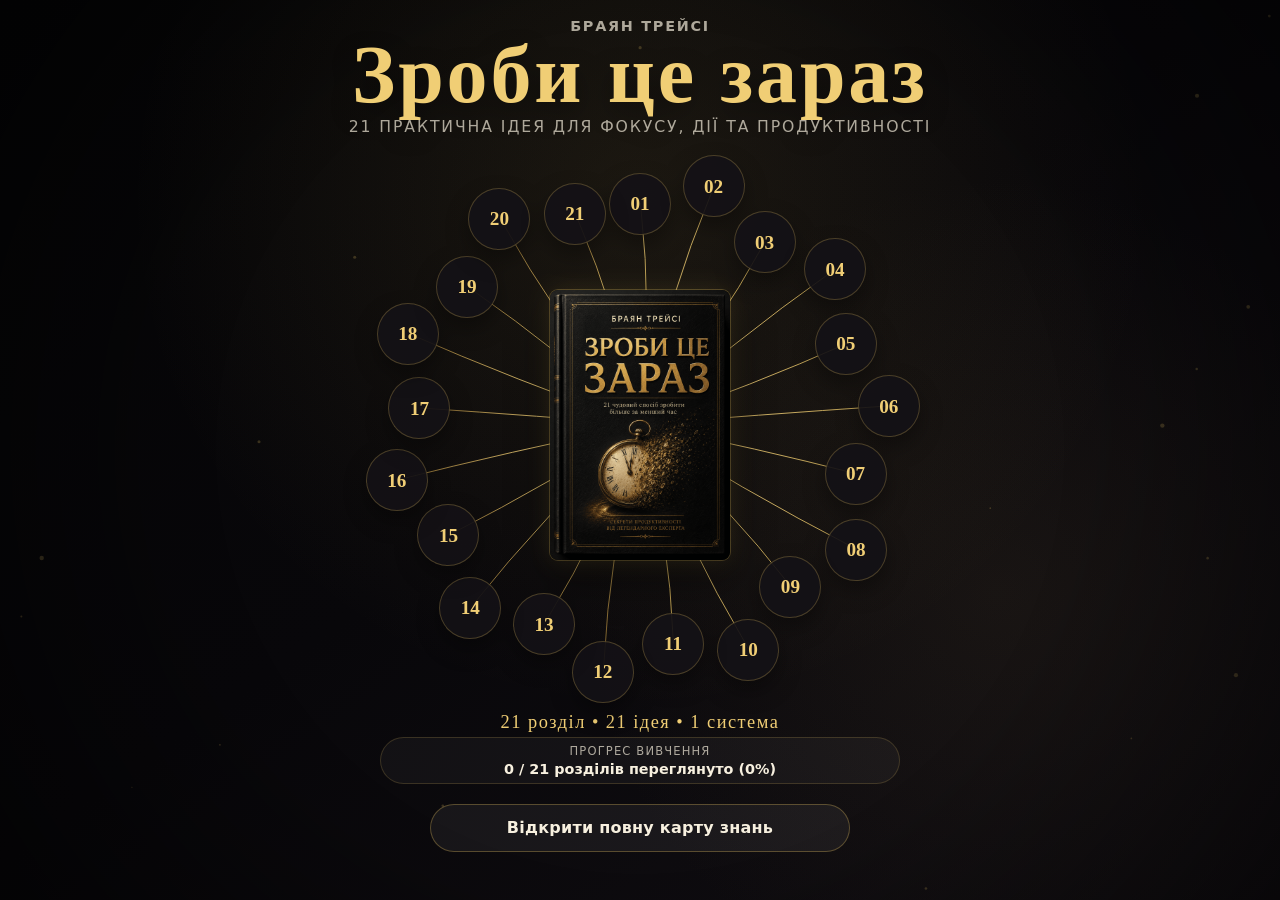
<file: index.html>
<!doctype html>
<html lang="uk">
  <head>
    <meta charset="utf-8" />
    <meta name="viewport" content="width=device-width, initial-scale=1" />
    <title>Зроби це зараз | Карта знань</title>
    <meta
      name="description"
      content="Швидка сучасна інтерактивна карта знань за книгою Браяна Трейсі «Зроби це зараз»."
    />
    <link rel="stylesheet" href="css/style.css" />
  </head>
  <body>
    <main class="app" aria-label="Інтерактивна карта знань книги Зроби це зараз">
      <canvas class="particles" id="particles" aria-hidden="true"></canvas>

      <header class="hero">
        <p class="eyebrow">Браян Трейсі</p>
        <h1>Зроби це зараз</h1>
        <p class="tagline">21 практична ідея для фокусу, дії та продуктивності</p>
      </header>

      <section class="map-stage" aria-label="Карта розділів">
        <svg class="connection-svg" id="connectionSvg" viewBox="0 0 1000 1000" aria-hidden="true"></svg>

        <button class="book-core" id="bookButton" type="button" aria-label="Відкрити інформацію про книгу">
          <img src="images/book-cover.png" alt="Обкладинка книги «Зроби це зараз»" />
        </button>

        <div class="nodes-layer" id="nodesLayer" aria-label="Розділи книги"></div>
      </section>

      <section class="book-strip" aria-label="Підсумок карти знань">
        <p>21 розділ • 21 ідея • 1 система</p>
        <div class="progress-card" aria-live="polite">
          <span>Прогрес вивчення</span>
          <strong id="progressText">0 / 21 розділів переглянуто (0%)</strong>
        </div>
      </section>

      <nav class="knowledge-cta" aria-label="Повна карта знань">
        <!-- Replace link with your final mind map page -->
        <a class="map-link" href="./mindmap.html">Відкрити повну карту знань</a>
      </nav>

      <section class="chapter-modal" id="chapterModal" role="dialog" aria-modal="true" aria-labelledby="chapterTitle" hidden>
        <button class="modal-scrim" type="button" aria-label="Закрити розділ" data-close-chapter></button>
        <article class="chapter-dialog">
          <div class="chapter-topline chapter-modal-header">
            <span class="chapter-badge" id="chapterNumber">✦ Розділ 01</span>
            <span class="participant-label" id="participantName">Ім'я учасника 1</span>
            <button class="close-button" type="button" aria-label="Закрити розділ" data-close-chapter>×</button>
          </div>
          <h2 id="chapterTitle">Назва розділу</h2>
          <div class="gold-divider" aria-hidden="true"></div>

          <section class="chapter-section" aria-labelledby="summaryHeading">
            <h3 id="summaryHeading">Короткий зміст</h3>
            <p id="chapterSummary"></p>
          </section>

          <section class="chapter-section insight-section" aria-labelledby="ideaHeading">
            <h3 id="ideaHeading">Головна ідея</h3>
            <p id="chapterIdea"></p>
          </section>

          <section class="chapter-section quote-section" aria-labelledby="quoteHeading">
            <h3 id="quoteHeading">Ключова цитата</h3>
            <blockquote id="chapterQuote"></blockquote>
          </section>

          <div class="chapter-player" aria-label="Аудіоплеєр розділу">
            <button class="chapter-play" id="chapterPlayButton" type="button" aria-label="Увімкнути або поставити на паузу аудіо розділу">
              <span id="chapterPlayIcon">▶</span>
            </button>
            <div class="chapter-progress-wrap">
              <div class="chapter-time">
                <span id="chapterCurrent">0:00</span>
                <span id="chapterDuration">0:00</span>
              </div>
              <input id="chapterProgress" type="range" min="0" max="100" value="0" aria-label="Прогрес аудіо розділу" />
            </div>
          </div>
        </article>
      </section>

      <section class="book-modal" id="bookModal" role="dialog" aria-modal="true" aria-labelledby="bookModalTitle" hidden>
        <button class="modal-scrim" type="button" aria-label="Закрити інформацію про книгу" data-close-book></button>
        <article class="book-dialog">
          <button class="close-button" type="button" aria-label="Закрити інформацію про книгу" data-close-book>×</button>
          <div class="book-page book-cover-page">
            <img src="images/book-cover.png" alt="Обкладинка книги «Зроби це зараз»" />
          </div>
          <div class="book-page">
            <p class="page-label">Книга</p>
            <h2 id="bookModalTitle">Зроби це зараз</h2>
            <p class="book-author">Браян Трейсі</p>
            <p>
              Практичний посібник про те, як визначати найважливіші задачі, починати без зволікань
              і будувати щоденну систему продуктивності.
            </p>
            <p class="page-label">Що ви дізнаєтесь</p>
            <p>
              Центральна думка книги: спочатку виконуйте найважчу й найціннішу справу,
              бо саме вона найбільше впливає на результат.
            </p>
            <p class="page-label">Подорож через 21 розділ</p>
            <p>
              Кожен розділ відкривається через інтерактивну карту. Натисніть на номер розділу,
              щоб побачити короткий зміст, головну ідею та ключову цитату.
            </p>
          </div>
        </article>
      </section>

      <audio id="chapterAudio" preload="metadata"></audio>
    </main>

    <script src="js/script.js"></script>
  </body>
</html>
</file>
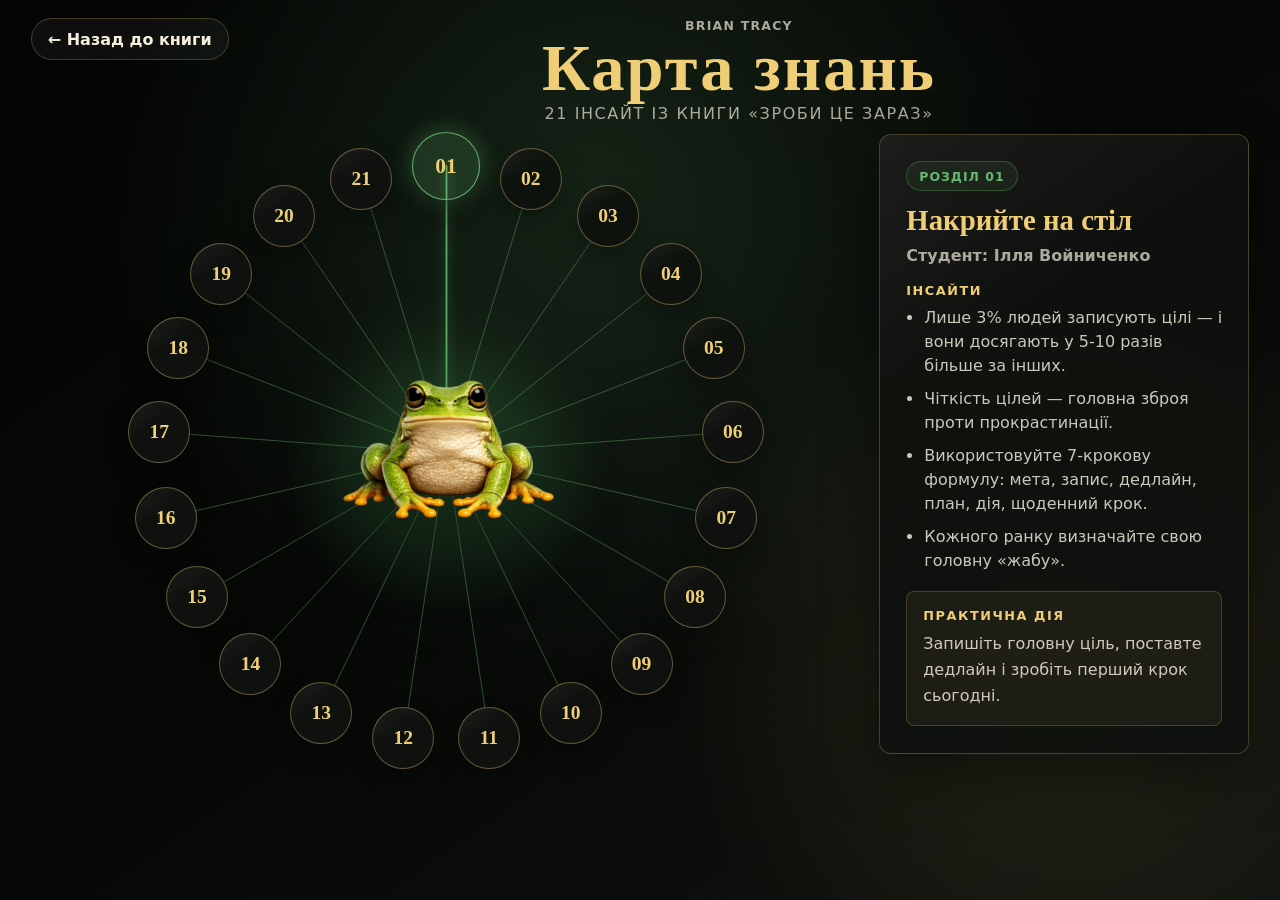
<file: mindmap.html>
<!doctype html>
<html lang="uk">
  <head>
    <meta charset="utf-8" />
    <meta name="viewport" content="width=device-width, initial-scale=1" />
    <title>Карта знань | Зроби це зараз</title>
    <meta name="description" content="Повна інтерактивна mind map за книгою Браяна Трейсі «Зроби це зараз»." />
    <link rel="stylesheet" href="css/mindmap.css" />
  </head>
  <body class="knowledge-page">
    <main class="knowledge-shell" aria-label="Повна карта знань книги Зроби це зараз">
      <header class="knowledge-header">
        <a class="knowledge-back" href="./index.html">← Назад до книги</a>
        <div class="knowledge-title-group">
          <p class="knowledge-eyebrow">Brian Tracy</p>
          <h1 class="knowledge-title">Карта знань</h1>
          <p class="knowledge-subtitle">21 інсайт із книги «Зроби це зараз»</p>
        </div>
      </header>

      <section class="frog-map-layout" aria-label="Інтерактивна карта розділів">
        <div class="frog-map-stage" id="knowledge-map">
          <svg class="frog-map-lines" id="frogMapLines" viewBox="0 0 1000 1000" aria-hidden="true"></svg>

          <div class="frog-map-center" aria-label="Центральний символ карти">
            <span class="frog-map-aura" aria-hidden="true"></span>
            <img src="images/frog.png" alt="Жаба — символ головної задачі" />
          </div>

          <div class="frog-map-nodes" id="frogMapNodes" aria-label="Розділи книги"></div>
        </div>

        <aside class="knowledge-panel" id="knowledgePanel" aria-live="polite">
          <p class="knowledge-panel-kicker" id="knowledgePanelNumber">Розділ 01</p>
          <h2 class="knowledge-panel-title" id="knowledgePanelTitle">Накрийте на стіл</h2>
          <p class="knowledge-panel-student" id="knowledgePanelStudent">Студент: Ілля Войніченко</p>

          <div class="knowledge-panel-block">
            <h3>Інсайти</h3>
            <ul class="knowledge-insight-list" id="knowledgePanelInsights"></ul>
          </div>

          <div class="knowledge-panel-block knowledge-panel-action">
            <h3>Практична дія</h3>
            <p id="knowledgePanelAction"></p>
          </div>
          <button class="knowledge-panel-map-button" id="knowledgeBackToMap" type="button">↑ До карти</button>
        </aside>
      </section>
    </main>

    <script src="js/mindmap.js"></script>
  </body>
</html>
</file>
<file: css/style.css>
:root {
  --bg: #08070a;
  --bg-soft: #111015;
  --panel: #151218;
  --panel-2: #1c1820;
  --gold: #d6b45a;
  --gold-strong: #f0ce75;
  --text: #f7f0df;
  --muted: rgba(247, 240, 223, 0.68);
  --line: rgba(214, 180, 90, 0.62);
  --border: rgba(214, 180, 90, 0.28);
  --focus: #f0ce75;
  --radius: 10px;
  --ease: cubic-bezier(0.22, 1, 0.36, 1);
}

* {
  box-sizing: border-box;
}

html {
  min-height: 100%;
  color-scheme: dark;
}

body {
  min-height: 100%;
  margin: 0;
  overflow-x: hidden;
  color: var(--text);
  background:
    radial-gradient(circle at 50% 22%, rgba(214, 180, 90, 0.1), transparent 32rem),
    radial-gradient(circle at 78% 66%, rgba(88, 72, 44, 0.16), transparent 26rem),
    linear-gradient(145deg, #050506 0%, var(--bg) 48%, #120f13 100%);
  font-family: Inter, ui-sans-serif, system-ui, -apple-system, BlinkMacSystemFont, "Segoe UI", sans-serif;
}

button,
input {
  font: inherit;
}

button,
a {
  -webkit-tap-highlight-color: transparent;
}

button {
  cursor: pointer;
}

button:focus-visible,
a:focus-visible,
input:focus-visible {
  outline: 2px solid var(--focus);
  outline-offset: 4px;
}

.app {
  position: relative;
  min-height: 100vh;
  padding: clamp(12px, 2vh, 24px) 16px clamp(14px, 2vh, 24px);
  isolation: isolate;
  overflow: hidden;
}

.app::after {
  position: fixed;
  inset: 0;
  z-index: -1;
  pointer-events: none;
  content: "";
  background: radial-gradient(circle at center, transparent 54%, rgba(0, 0, 0, 0.5) 100%);
}

.particles {
  position: fixed;
  inset: 0;
  z-index: -2;
  pointer-events: none;
}

.hero {
  width: min(920px, 100%);
  margin: 0 auto;
  text-align: center;
}

.eyebrow,
.tagline {
  margin: 0;
  color: var(--muted);
  letter-spacing: 0.12em;
  text-transform: uppercase;
}

.eyebrow {
  font-size: clamp(0.76rem, 1.2vw, 0.9rem);
  font-weight: 700;
}

.tagline {
  font-size: clamp(0.78rem, 1.4vw, 0.98rem);
}

.hero h1 {
  margin: 2px 0 4px;
  color: var(--gold-strong);
  font-family: Georgia, "Times New Roman", serif;
  font-size: clamp(2.1rem, 6.4vw, 5.7rem);
  line-height: 0.94;
  letter-spacing: 0.035em;
  text-shadow: 0 10px 26px rgba(0, 0, 0, 0.38);
}

.map-stage {
  position: relative;
  width: min(var(--stage-size, 63vh), 670px, 90vw);
  aspect-ratio: 1;
  margin: clamp(2px, 0.6vh, 8px) auto 0;
  contain: layout;
}

.connection-svg,
.nodes-layer {
  position: absolute;
  inset: 0;
}

.connection-svg {
  width: 100%;
  height: 100%;
  overflow: visible;
}

.connection-svg path {
  fill: none;
  stroke: url("#goldLine");
  stroke-width: 1.45;
  stroke-linecap: round;
}

.book-core {
  position: absolute;
  left: 50%;
  top: 50%;
  z-index: 2;
  width: clamp(128px, var(--book-size, 20vh), 238px);
  min-width: 128px;
  padding: 0;
  border: 0;
  background: transparent;
  transform: translate(-50%, -50%);
  animation: bookFloat 6s ease-in-out infinite;
  touch-action: manipulation;
  transition: transform 0.36s var(--ease), filter 0.36s var(--ease);
}

.book-core img {
  display: block;
  width: 100%;
  border-radius: 8px;
  box-shadow: 0 0 25px rgba(214, 180, 90, 0.15), 0 18px 44px rgba(0, 0, 0, 0.48), 0 0 0 1px rgba(214, 180, 90, 0.32);
}

.book-core:hover img,
.book-core:focus-visible img {
  box-shadow: 0 20px 48px rgba(0, 0, 0, 0.54), 0 0 0 1px rgba(240, 206, 117, 0.62);
}

.book-core:hover,
.book-core:focus-visible {
  transform: translate(-50%, calc(-50% - 5px)) scale(1.02);
  filter: drop-shadow(0 0 18px rgba(240, 206, 117, 0.18));
}

.chapter-node {
  position: absolute;
  z-index: 3;
  width: var(--node-size, 62px);
  height: var(--node-size, 62px);
  border: 1px solid var(--border);
  border-radius: 50%;
  color: var(--gold-strong);
  background: rgba(20, 18, 22, 0.92);
  box-shadow: 0 10px 22px rgba(0, 0, 0, 0.34);
  opacity: 0;
  transform: translate(-50%, -50%) scale(0.72);
  transition: opacity 0.32s var(--ease), transform 0.32s var(--ease), border-color 0.2s ease, background 0.2s ease;
  touch-action: manipulation;
}

.chapter-node .node-label,
.chapter-node .node-tooltip {
  position: absolute;
  pointer-events: none;
}

.chapter-node .node-label {
  display: none;
  left: 50%;
  top: calc(100% + 4px);
  width: 76px;
  color: rgba(247, 240, 223, 0.78);
  font-size: 0.62rem;
  line-height: 1.15;
  text-align: center;
  transform: translateX(-50%);
}

.chapter-node .node-tooltip {
  left: 50%;
  bottom: calc(100% + 10px);
  min-width: 170px;
  padding: 10px 12px;
  border: 1px solid rgba(214, 180, 90, 0.24);
  border-radius: 8px;
  color: var(--text);
  background: rgba(20, 18, 22, 0.98);
  box-shadow: 0 14px 30px rgba(0, 0, 0, 0.36);
  opacity: 0;
  transform: translate(-50%, 6px);
  transition: opacity 0.18s ease, transform 0.18s ease;
}

.chapter-node .node-tooltip span {
  display: block;
  color: var(--gold-strong);
  font-size: 0.78rem;
  font-weight: 800;
  letter-spacing: 0.08em;
  margin-bottom: 4px;
}

.chapter-node .node-tooltip em {
  display: block;
  font-style: normal;
  font-size: 0.84rem;
  line-height: 1.3;
}

.chapter-node:hover .node-tooltip,
.chapter-node:focus-visible .node-tooltip {
  opacity: 1;
  transform: translate(-50%, 0);
}

.chapter-node.is-visible {
  opacity: 1;
  transform: translate(-50%, -50%) scale(1);
}

.chapter-node strong {
  display: block;
  font-family: Georgia, "Times New Roman", serif;
  font-size: clamp(0.95rem, 1.6vw, 1.2rem);
  line-height: 1;
  display: flex;
  align-items: center;
  justify-content: center;
}

.chapter-node:hover,
.chapter-node:focus-visible {
  border-color: rgba(240, 206, 117, 0.74);
  background: #211c22;
  transform: translate(-50%, -50%) scale(1.06);
}

.knowledge-cta {
  width: min(420px, 92vw);
  margin: clamp(16px, 2.2vh, 24px) auto 0;
}

.book-strip {
  width: min(520px, 94vw);
  margin: clamp(2px, 0.4vh, 5px) auto 0;
  text-align: center;
}

.book-strip p {
  margin: 0 0 4px;
  color: var(--gold-strong);
  font-family: Georgia, "Times New Roman", serif;
  font-size: clamp(0.92rem, 2vw, 1.15rem);
  letter-spacing: 0.08em;
}

.progress-card {
  display: grid;
  gap: 3px;
  justify-items: center;
  padding: 6px 14px;
  border: 1px solid rgba(214, 180, 90, 0.2);
  border-radius: 999px;
  background: rgba(255, 255, 255, 0.04);
}

.progress-card span {
  color: var(--muted);
  font-size: 0.72rem;
  letter-spacing: 0.1em;
  text-transform: uppercase;
}

.progress-card strong {
  color: var(--text);
  font-size: 0.9rem;
}

.map-link {
  display: flex;
  min-height: 48px;
  align-items: center;
  justify-content: center;
  border: 1px solid rgba(214, 180, 90, 0.34);
  border-radius: 999px;
  color: var(--text);
  background: rgba(255, 255, 255, 0.055);
  text-decoration: none;
  font-weight: 800;
  letter-spacing: 0.015em;
  transition: transform 0.32s var(--ease), background 0.32s ease, border-color 0.32s ease, box-shadow 0.32s ease;
}

.map-link:hover,
.map-link:focus-visible {
  border-color: rgba(240, 206, 117, 0.58);
  background: rgba(214, 180, 90, 0.1);
  box-shadow: 0 0 22px rgba(240, 206, 117, 0.16);
  transform: translateY(-2px);
}


.chapter-node.viewed {
  border-color: rgba(240, 206, 117, 0.82);
  background: rgba(214, 180, 90, 0.16);
}

.chapter-modal,
.book-modal {
  position: fixed;
  inset: 0;
  z-index: 10;
  display: grid;
  place-items: center;
  padding: 0;
}

.chapter-modal[hidden],
.book-modal[hidden] {
  display: none;
}

.modal-scrim {
  position: absolute;
  inset: 0;
  border: 0;
  background: rgba(0, 0, 0, 0.64);
}

.chapter-dialog,
.book-dialog {
  position: relative;
  z-index: 1;
  width: min(92vw, 685px);
  max-height: min(88vh, 780px);
  max-height: min(88dvh, 780px);
  overflow-y: auto;
  border: 1px solid var(--border);
  border-radius: var(--radius);
  background: rgba(20, 18, 24, 0.98);
  box-shadow: 0 28px 70px rgba(0, 0, 0, 0.56);
  animation: modalIn 0.24s var(--ease) both;
}

.chapter-dialog {
  padding: clamp(18px, 4.4vw, 34px);
}

.chapter-topline {
  display: flex;
  justify-content: space-between;
  gap: 14px;
  padding-right: 78px;
  font-size: 0.78rem;
  font-weight: 800;
  letter-spacing: 0.1em;
  text-transform: uppercase;
}

.chapter-badge {
  display: inline-flex;
  align-items: center;
  min-height: 32px;
  padding: 0 12px;
  border: 1px solid rgba(214, 180, 90, 0.34);
  border-radius: 999px;
  color: #16120a;
  background: linear-gradient(135deg, #d6b45a, #f0ce75);
}

.participant-label {
  align-self: center;
  max-width: 100%;
  color: var(--muted);
}

.chapter-dialog h2 {
  margin: 18px 42px 12px 0;
  color: var(--gold-strong);
  font-family: Georgia, "Times New Roman", serif;
  max-width: 100%;
  overflow-wrap: break-word;
  word-break: normal;
  hyphens: auto;
  font-size: clamp(1.42rem, 3vw, 2.28rem);
  line-height: 1.12;
  letter-spacing: 0.01em;
}

.gold-divider {
  width: min(220px, 58%);
  height: 1px;
  margin-bottom: 24px;
  background: linear-gradient(90deg, var(--gold-strong), transparent);
}

.chapter-section {
  margin-top: 20px;
}

.chapter-section h3 {
  margin: 0 0 8px;
  color: var(--gold-strong);
  font-size: 0.78rem;
  letter-spacing: 0.12em;
}

.chapter-section p,
.chapter-section blockquote {
  margin: 0;
  color: rgba(247, 240, 223, 0.84);
  line-height: 1.65;
}

.insight-section {
  padding: 16px;
  border: 1px solid rgba(214, 180, 90, 0.22);
  border-radius: 8px;
  background: rgba(214, 180, 90, 0.08);
}

.insight-section h3::before {
  content: "!";
  display: inline-grid;
  width: 18px;
  height: 18px;
  margin-right: 8px;
  place-items: center;
  border-radius: 50%;
  color: #151218;
  background: var(--gold-strong);
  font-size: 0.72rem;
}

.quote-section {
  padding: 16px;
  border: 1px solid rgba(214, 180, 90, 0.24);
  border-radius: 8px;
  background: rgba(255, 255, 255, 0.045);
}

.quote-section blockquote {
  padding-left: 0;
  border-left: 0;
  font-style: italic;
}

.chapter-player {
  width: 100%;
  max-width: 100%;
  display: grid;
  grid-template-columns: auto minmax(0, 1fr);
  gap: 14px;
  align-items: center;
  margin-top: 26px;
  padding: 14px;
  border: 1px solid rgba(214, 180, 90, 0.22);
  border-radius: 8px;
  background: rgba(255, 255, 255, 0.035);
}

.chapter-progress-wrap {
  min-width: 0;
}

.chapter-play {
  width: 44px;
  height: 44px;
  border: 1px solid rgba(240, 206, 117, 0.56);
  border-radius: 50%;
  color: #141216;
  background: var(--gold-strong);
  font-weight: 900;
}

.chapter-time {
  display: flex;
  justify-content: space-between;
  margin-bottom: 6px;
  color: var(--muted);
  font-size: 0.86rem;
}

input[type="range"] {
  width: 100%;
  accent-color: var(--gold-strong);
}

.close-button {
  position: absolute;
  top: 14px;
  right: 14px;
  width: 40px;
  height: 40px;
  border: 1px solid rgba(247, 240, 223, 0.2);
  border-radius: 50%;
  color: var(--text);
  background: rgba(255, 255, 255, 0.06);
  font-size: 1.5rem;
  line-height: 1;
  display: flex;
  align-items: center;
  justify-content: center;
}

.close-button:hover,
.close-button:focus-visible {
  background: rgba(255, 255, 255, 0.12);
}

.chapter-dialog .close-button:hover,
.chapter-dialog .close-button:focus-visible {
  color: var(--gold-strong);
  border-color: rgba(240, 206, 117, 0.74);
  background: rgba(214, 180, 90, 0.12);
}

.book-dialog .close-button:hover,
.book-dialog .close-button:focus-visible {
  color: var(--text);
  border-color: rgba(247, 240, 223, 0.36);
  background: #211b19;
}

.book-dialog {
  width: min(88vw, 835px);
  display: grid;
  grid-template-columns: minmax(230px, 0.75fr) 1.25fr;
}

.book-page {
  min-height: 420px;
  padding: clamp(24px, 4.2vw, 46px);
  color: #21170b;
  background: linear-gradient(145deg, #f4e3bd, #caa55f);
}

.book-cover-page {
  display: grid;
  place-items: center;
  background:
    radial-gradient(circle at 50% 46%, rgba(240, 206, 117, 0.14), transparent 46%),
    linear-gradient(145deg, #121015, #211b19);
}

.book-cover-page img {
  width: min(270px, 90%);
  border-radius: 8px;
  box-shadow: 0 24px 48px rgba(0, 0, 0, 0.5), 0 0 38px rgba(214, 180, 90, 0.22);
  transform: translateY(-24px);
}

.book-page + .book-page {
  border-left: 1px solid rgba(33, 23, 11, 0.22);
}

.page-label,
.book-author {
  margin: 0 0 10px;
  color: #7a5518;
  font-weight: 800;
  letter-spacing: 0.1em;
  text-transform: uppercase;
}

.book-page h2 {
  margin: 0 0 12px;
  font-family: Georgia, "Times New Roman", serif;
  max-width: 100%;
  overflow-wrap: break-word;
  word-break: normal;
  hyphens: auto;
  font-size: clamp(1.78rem, 3.75vw, 3rem);
  line-height: 1.08;
}

.book-page p {
  margin-top: 0;
  margin-bottom: 12px;
  line-height: 1.54;
}

@keyframes bookFloat {
  0%, 100% {
    margin-top: 0;
  }

  50% {
    margin-top: -8px;
  }
}

@keyframes modalIn {
  from {
    opacity: 0;
    transform: translateY(10px) scale(0.98);
  }

  to {
    opacity: 1;
    transform: translateY(0) scale(1);
  }
}

@media (min-width: 1920px) {
  :root {
    --stage-size: 63vh;
    --book-size: 18.8vh;
    --node-size: clamp(46px, 5.3vh, 56px);
  }
}

@media (max-width: 1024px) {
  :root {
    --stage-size: 61vh;
    --book-size: 18vh;
    --node-size: clamp(44px, 5vh, 54px);
  }
}

@media (max-width: 900px) and (orientation: portrait) {
  .app {
    min-height: 100vh;
    min-height: 100svh;
    display: flex;
    flex-direction: column;
    justify-content: center;
  }
}

@media (max-width: 900px) and (orientation: portrait) and (min-height: 800px) {
  .app {
    padding-top: clamp(20px, 3vh, 40px);
  }
}

@media (max-width: 768px) {
  :root {
    --book-size: clamp(106px, 15.5vh, 150px);
    --node-size: clamp(38px, 4.8vh, 48px);
  }

  .book-core {
    min-width: 0;
  }

  .chapter-dialog {
    width: min(95vw, 560px);
    padding-top: clamp(18px, 4.4vw, 34px);
  }

  .chapter-topline {
    padding-right: 0;
  }

  .chapter-modal-header {
    display: flex;
    align-items: center;
    justify-content: space-between;
    width: 100%;
    gap: 16px;
    margin-bottom: 24px;
  }

  .chapter-modal-header .chapter-badge {
    position: static;
    flex-shrink: 0;
  }

  .participant-label {
    display: none;
  }

  .chapter-dialog h2 {
    margin-right: 28px;
    font-size: clamp(32px, 7vw, 48px);
    line-height: 1.06;
  }

  .close-button {
    top: 12px;
    right: 12px;
    width: 36px;
    height: 36px;
    font-size: 1.35rem;
  }

  .chapter-dialog .close-button {
    position: static;
    top: auto;
    right: auto;
    flex: 0 0 auto;
    flex-shrink: 0;
    margin: 0 0 0 auto;
  }

  .book-cover-page img {
    max-height: 280px;
    object-fit: contain;
  }
}

@media (max-width: 600px) {
  :root {
    --stage-size: calc(100vw - 20px);
    --book-size: clamp(74px, 21.5vw, 96px);
    --node-size: clamp(30px, 8.2vw, 36px);
  }

  .app {
    padding-inline: 12px;
  }

  .map-stage {
    width: var(--stage-size);
    margin-top: 18px;
  }

  .chapter-node .node-tooltip {
    display: none;
  }

  .chapter-node .node-label {
    display: none;
    width: 70px;
    font-size: 12px;
  }

  .chapter-node strong {
    font-size: 12px;
  }

  .book-strip {
    margin-top: 18px;
  }

  .chapter-dialog h2 {
    margin-right: 34px;
    font-size: clamp(32px, 7vw, 48px);
    line-height: 1.08;
  }

  .chapter-modal-header {
    display: flex;
  }

  .book-dialog {
    grid-template-columns: 1fr;
  }

  .book-page {
    min-height: auto;
    padding: clamp(18px, 5vw, 28px);
  }

  .book-cover-page {
    padding-block: 10px 4px;
  }

  .book-cover-page img {
    width: min(232px, 78%);
    max-height: 280px;
    object-fit: contain;
    transform: translateY(-10px);
  }

  .book-page + .book-page {
    border-left: 0;
    border-top: 1px solid rgba(33, 23, 11, 0.22);
  }
}

@media (max-width: 420px) {
  .chapter-player {
    grid-template-columns: 1fr;
    gap: 12px;
    padding: 12px;
  }

  .chapter-play {
    justify-self: start;
  }
}

@media (prefers-reduced-motion: reduce) {
  *,
  *::before,
  *::after {
    animation-duration: 0.001ms !important;
    animation-iteration-count: 1 !important;
    transition-duration: 0.001ms !important;
    scroll-behavior: auto !important;
  }
}
</file>
<file: css/mindmap.css>
:root {
  --knowledge-bg: #070907;
  --knowledge-panel: rgba(15, 18, 14, 0.94);
  --knowledge-text: #f7f0df;
  --knowledge-muted: rgba(247, 240, 223, 0.68);
  --knowledge-green: #66b86f;
  --knowledge-gold: #f0ce75;
  --knowledge-border: rgba(240, 206, 117, 0.24);
  --knowledge-radius: 12px;
  --knowledge-ease: cubic-bezier(0.22, 1, 0.36, 1);
}

* {
  box-sizing: border-box;
}

html {
  min-height: 100%;
  color-scheme: dark;
}

.knowledge-page {
  min-height: 100%;
  margin: 0;
  overflow-x: hidden;
  color: var(--knowledge-text);
  background:
    radial-gradient(circle at 46% 22%, rgba(102, 184, 111, 0.16), transparent 30rem),
    radial-gradient(circle at 82% 72%, rgba(240, 206, 117, 0.12), transparent 24rem),
    linear-gradient(145deg, #030403 0%, var(--knowledge-bg) 52%, #10130f 100%);
  font-family: Inter, ui-sans-serif, system-ui, -apple-system, BlinkMacSystemFont, "Segoe UI", sans-serif;
}

.knowledge-page button,
.knowledge-page a {
  -webkit-tap-highlight-color: transparent;
}

.knowledge-page button {
  font: inherit;
  cursor: pointer;
}

.knowledge-page a:focus-visible,
.knowledge-page button:focus-visible {
  outline: 2px solid var(--knowledge-gold);
  outline-offset: 4px;
}

.knowledge-shell {
  width: min(1440px, 100%);
  min-height: 100vh;
  margin: 0 auto;
  padding: clamp(14px, 2vh, 24px) clamp(18px, 2.4vw, 32px);
}

.knowledge-header {
  display: grid;
  grid-template-columns: auto 1fr auto;
  gap: 18px;
  align-items: start;
  margin-bottom: clamp(6px, 1.2vh, 14px);
}

.knowledge-back {
  display: inline-flex;
  min-height: 42px;
  align-items: center;
  justify-content: center;
  padding: 0 16px;
  border: 1px solid var(--knowledge-border);
  border-radius: 999px;
  color: var(--knowledge-text);
  background: rgba(255, 255, 255, 0.045);
  text-decoration: none;
  font-weight: 700;
  transition: background 0.2s ease, border-color 0.2s ease, transform 0.2s ease;
}

.knowledge-back:hover {
  border-color: rgba(240, 206, 117, 0.54);
  background: rgba(240, 206, 117, 0.09);
  transform: translateY(-1px);
}

.knowledge-title-group {
  text-align: center;
}

.knowledge-eyebrow,
.knowledge-subtitle {
  margin: 0;
  color: var(--knowledge-muted);
  letter-spacing: 0.1em;
  text-transform: uppercase;
}

.knowledge-eyebrow {
  font-size: 0.78rem;
  font-weight: 800;
}

.knowledge-title {
  margin: 2px 0 4px;
  color: var(--knowledge-gold);
  font-family: Georgia, "Times New Roman", serif;
  font-size: clamp(2rem, 5.2vw, 4.35rem);
  line-height: 0.98;
  letter-spacing: 0.03em;
}

.knowledge-subtitle {
  font-size: clamp(0.82rem, 1.4vw, 1rem);
}

.frog-map-layout {
  display: grid;
  grid-template-columns: minmax(0, 1fr) minmax(320px, 370px);
  gap: clamp(10px, 1.4vw, 18px);
  align-items: start;
}

.frog-map-stage {
  position: relative;
  width: min(71vh, 875px, 100%);
  aspect-ratio: 1;
  margin: 0 auto;
  animation: frogMapIn 0.65s var(--knowledge-ease) both;
}

.frog-map-lines,
.frog-map-nodes {
  position: absolute;
  inset: 0;
}

.frog-map-lines {
  width: 100%;
  height: 100%;
  overflow: visible;
}

.frog-map-line {
  fill: none;
  stroke: rgba(102, 184, 111, 0.48);
  stroke-width: 1.35;
  stroke-linecap: round;
  transition: stroke 0.22s ease, stroke-width 0.22s ease, filter 0.22s ease;
}

.frog-map-line-active {
  stroke: rgba(102, 184, 111, 0.95);
  stroke-width: 2.7;
  filter: drop-shadow(0 0 9px rgba(102, 184, 111, 0.82));
}

.frog-map-line-signal {
  animation: frogMapSignal 0.6s ease-out;
}

.frog-map-center {
  position: absolute;
  left: 50%;
  top: 50%;
  z-index: 2;
  width: clamp(220px, 27vw, 420px);
  aspect-ratio: 1;
  display: grid;
  place-items: center;
  transform: translate(-50%, -50%);
}

.frog-map-center img {
  position: relative;
  z-index: 1;
  display: block;
  width: 100%;
  height: 100%;
  object-fit: contain;
  filter: drop-shadow(0 22px 38px rgba(0, 0, 0, 0.5)) drop-shadow(0 0 35px rgba(90, 255, 120, 0.18));
  animation: frogPulse 5.2s ease-in-out infinite;
}

.frog-map-aura {
  position: absolute;
  inset: 2%;
  border-radius: 50%;
  background: radial-gradient(circle, rgba(102, 184, 111, 0.18), transparent 70%);
  animation: frogAuraPulse 4.8s ease-in-out infinite;
}

.frog-map-node {
  position: absolute;
  z-index: 3;
  left: var(--frog-x);
  top: var(--frog-y);
  width: clamp(46px, 5vw, 62px);
  height: clamp(46px, 5vw, 62px);
  display: grid;
  place-items: center;
  border: 1px solid rgba(240, 206, 117, 0.38);
  border-radius: 50%;
  color: var(--knowledge-gold);
  background:
    linear-gradient(145deg, rgba(255, 255, 255, 0.06), transparent 40%),
    rgba(15, 18, 14, 0.96);
  box-shadow: 0 10px 24px rgba(0, 0, 0, 0.32);
  transform: translate(-50%, -50%);
  transition: transform 0.2s ease, border-color 0.2s ease, background 0.2s ease, box-shadow 0.2s ease;
}

.frog-map-node:hover,
.frog-map-node:focus-visible,
.frog-map-node.frog-map-is-active {
  border-color: rgba(102, 184, 111, 0.92);
  background: rgba(102, 184, 111, 0.18);
  box-shadow: 0 14px 28px rgba(0, 0, 0, 0.36), 0 0 22px rgba(102, 184, 111, 0.42);
  transform: translate(-50%, -50%) scale(1.1);
}

.frog-map-node-number {
  display: block;
  font-family: Georgia, "Times New Roman", serif;
  font-size: clamp(1rem, 1.6vw, 1.22rem);
  font-weight: 800;
}

.frog-map-tooltip {
  position: absolute;
  left: 50%;
  bottom: calc(100% + 12px);
  width: 180px;
  padding: 9px 11px;
  border: 1px solid rgba(102, 184, 111, 0.4);
  border-radius: 8px;
  color: var(--knowledge-gold);
  background: rgba(15, 20, 15, 0.95);
  box-shadow: 0 0 20px rgba(102, 184, 111, 0.2), 0 14px 30px rgba(0, 0, 0, 0.38);
  opacity: 0;
  pointer-events: none;
  transform: translate(-50%, 6px);
  transition: opacity 0.18s ease, transform 0.18s ease;
}

.frog-map-node:hover .frog-map-tooltip,
.frog-map-node:focus-visible .frog-map-tooltip {
  opacity: 1;
  transform: translate(-50%, 0);
}

.frog-map-tooltip-right {
  left: calc(100% + 14px);
  top: 50%;
  bottom: auto;
  transform: translate(6px, -50%);
}

.frog-map-node:hover .frog-map-tooltip-right,
.frog-map-node:focus-visible .frog-map-tooltip-right {
  transform: translate(0, -50%);
}

.frog-map-tooltip-left {
  left: auto;
  right: calc(100% + 14px);
  top: 50%;
  bottom: auto;
  transform: translate(-6px, -50%);
}

.frog-map-node:hover .frog-map-tooltip-left,
.frog-map-node:focus-visible .frog-map-tooltip-left {
  transform: translate(0, -50%);
}

.frog-map-tooltip-bottom {
  left: 50%;
  top: calc(100% + 12px);
  bottom: auto;
  transform: translate(-50%, -6px);
}

.frog-map-node:hover .frog-map-tooltip-bottom,
.frog-map-node:focus-visible .frog-map-tooltip-bottom {
  transform: translate(-50%, 0);
}

.knowledge-panel {
  min-width: 0;
  max-width: 100%;
  min-height: 620px;
  align-self: start;
  overflow: hidden;
  padding: clamp(18px, 2.4vw, 26px);
  border: 1px solid var(--knowledge-border);
  border-radius: var(--knowledge-radius);
  background:
    linear-gradient(145deg, rgba(255, 255, 255, 0.055), transparent 32%),
    var(--knowledge-panel);
  box-shadow: 0 24px 58px rgba(0, 0, 0, 0.42);
}

.knowledge-panel-kicker {
  display: inline-flex;
  min-height: 30px;
  align-items: center;
  margin: 0 0 14px;
  padding: 0 12px;
  border: 1px solid rgba(102, 184, 111, 0.34);
  border-radius: 999px;
  color: var(--knowledge-green);
  background: rgba(102, 184, 111, 0.08);
  font-size: 0.78rem;
  font-weight: 800;
  letter-spacing: 0.08em;
  text-transform: uppercase;
}

.knowledge-panel-title {
  max-width: 100%;
  margin: 0 0 10px;
  color: var(--knowledge-gold);
  font-family: Georgia, "Times New Roman", serif;
  overflow-wrap: normal;
  word-break: normal;
  hyphens: none;
  text-wrap: balance;
  font-size: clamp(1.8rem, 1.9vw, 2.8rem);
  line-height: 1.08;
}

.knowledge-panel-student {
  margin: 0 0 18px;
  color: var(--knowledge-muted);
  font-weight: 700;
}

.knowledge-panel-block {
  margin-top: 18px;
}

.knowledge-panel-block h3 {
  margin: 0 0 8px;
  color: var(--knowledge-gold);
  font-size: 0.8rem;
  letter-spacing: 0.12em;
  text-transform: uppercase;
}

.knowledge-insight-list {
  display: grid;
  gap: 9px;
  margin: 0;
  padding-left: 18px;
  color: rgba(247, 240, 223, 0.82);
  line-height: 1.5;
}

.knowledge-panel-block p {
  margin: 0;
  color: rgba(247, 240, 223, 0.82);
  line-height: 1.62;
}

.knowledge-panel-action {
  padding: 16px;
  border: 1px solid rgba(240, 206, 117, 0.2);
  border-radius: 8px;
  background: rgba(240, 206, 117, 0.065);
}

.knowledge-panel-map-button {
  display: none;
  min-height: 42px;
  align-items: center;
  justify-content: center;
  margin-top: 18px;
  padding: 0 16px;
  border: 1px solid rgba(102, 184, 111, 0.46);
  border-radius: 999px;
  color: var(--knowledge-gold);
  background: rgba(8, 11, 8, 0.92);
  box-shadow: 0 0 18px rgba(102, 184, 111, 0.14);
  font-weight: 800;
  transition: background 0.2s ease, border-color 0.2s ease, box-shadow 0.2s ease, transform 0.2s ease;
}

.knowledge-panel-map-button:hover,
.knowledge-panel-map-button:focus-visible {
  border-color: rgba(102, 184, 111, 0.82);
  background: rgba(102, 184, 111, 0.12);
  box-shadow: 0 0 22px rgba(102, 184, 111, 0.26);
  transform: translateY(-1px);
}

@keyframes frogMapIn {
  from {
    opacity: 0;
    transform: translateY(14px) scale(0.98);
  }

  to {
    opacity: 1;
    transform: translateY(0) scale(1);
  }
}

@keyframes frogPulse {
  0%, 100% {
    transform: translateY(0) scale(1);
  }

  50% {
    transform: translateY(-2px) scale(1.03);
  }
}

@keyframes frogAuraPulse {
  0%, 100% {
    opacity: 0.65;
    transform: scale(0.94);
  }

  50% {
    opacity: 0.95;
    transform: scale(1.08);
  }
}

@keyframes frogMapSignal {
  0% {
    stroke-dasharray: 0 900;
    stroke-width: 3.6;
  }

  100% {
    stroke-dasharray: 900 0;
    stroke-width: 2.7;
  }
}

@media (max-width: 1024px) {
  .frog-map-layout {
    grid-template-columns: 1fr;
  }

  .frog-map-stage {
    width: min(73vh, 800px, 100%);
  }

  .knowledge-panel {
    width: min(760px, 100%);
    min-height: auto;
    margin: 0 auto;
  }
}

@media (max-width: 600px) {
  .knowledge-shell {
    padding: 16px 12px 28px;
  }

  .knowledge-header {
    grid-template-columns: 1fr;
  }

  .knowledge-title-group {
    text-align: left;
  }

  .knowledge-back {
    justify-self: start;
  }

  .frog-map-stage {
    width: min(100%, 460px);
  }

  .knowledge-panel {
    scroll-margin-top: 16px;
  }

  .frog-map-center {
    width: clamp(132px, 36vw, 172px);
  }

  .frog-map-node {
    width: clamp(34px, 9.6vw, 42px);
    height: clamp(34px, 9.6vw, 42px);
  }

  .frog-map-node:hover,
  .frog-map-node:focus-visible,
  .frog-map-node.frog-map-is-active {
    transform: translate(-50%, -50%) scale(1.06);
  }

  .frog-map-tooltip {
    display: none;
  }

  .knowledge-panel {
    padding: 18px;
  }

  .knowledge-panel-title {
    font-size: clamp(1.9rem, 8vw, 2.6rem);
    line-height: 1.08;
  }

  .knowledge-panel-map-button {
    display: inline-flex;
    width: 100%;
  }
}

@media (prefers-reduced-motion: reduce) {
  *,
  *::before,
  *::after {
    animation-duration: 0.001ms !important;
    animation-iteration-count: 1 !important;
    transition-duration: 0.001ms !important;
    scroll-behavior: auto !important;
  }
}
</file>
